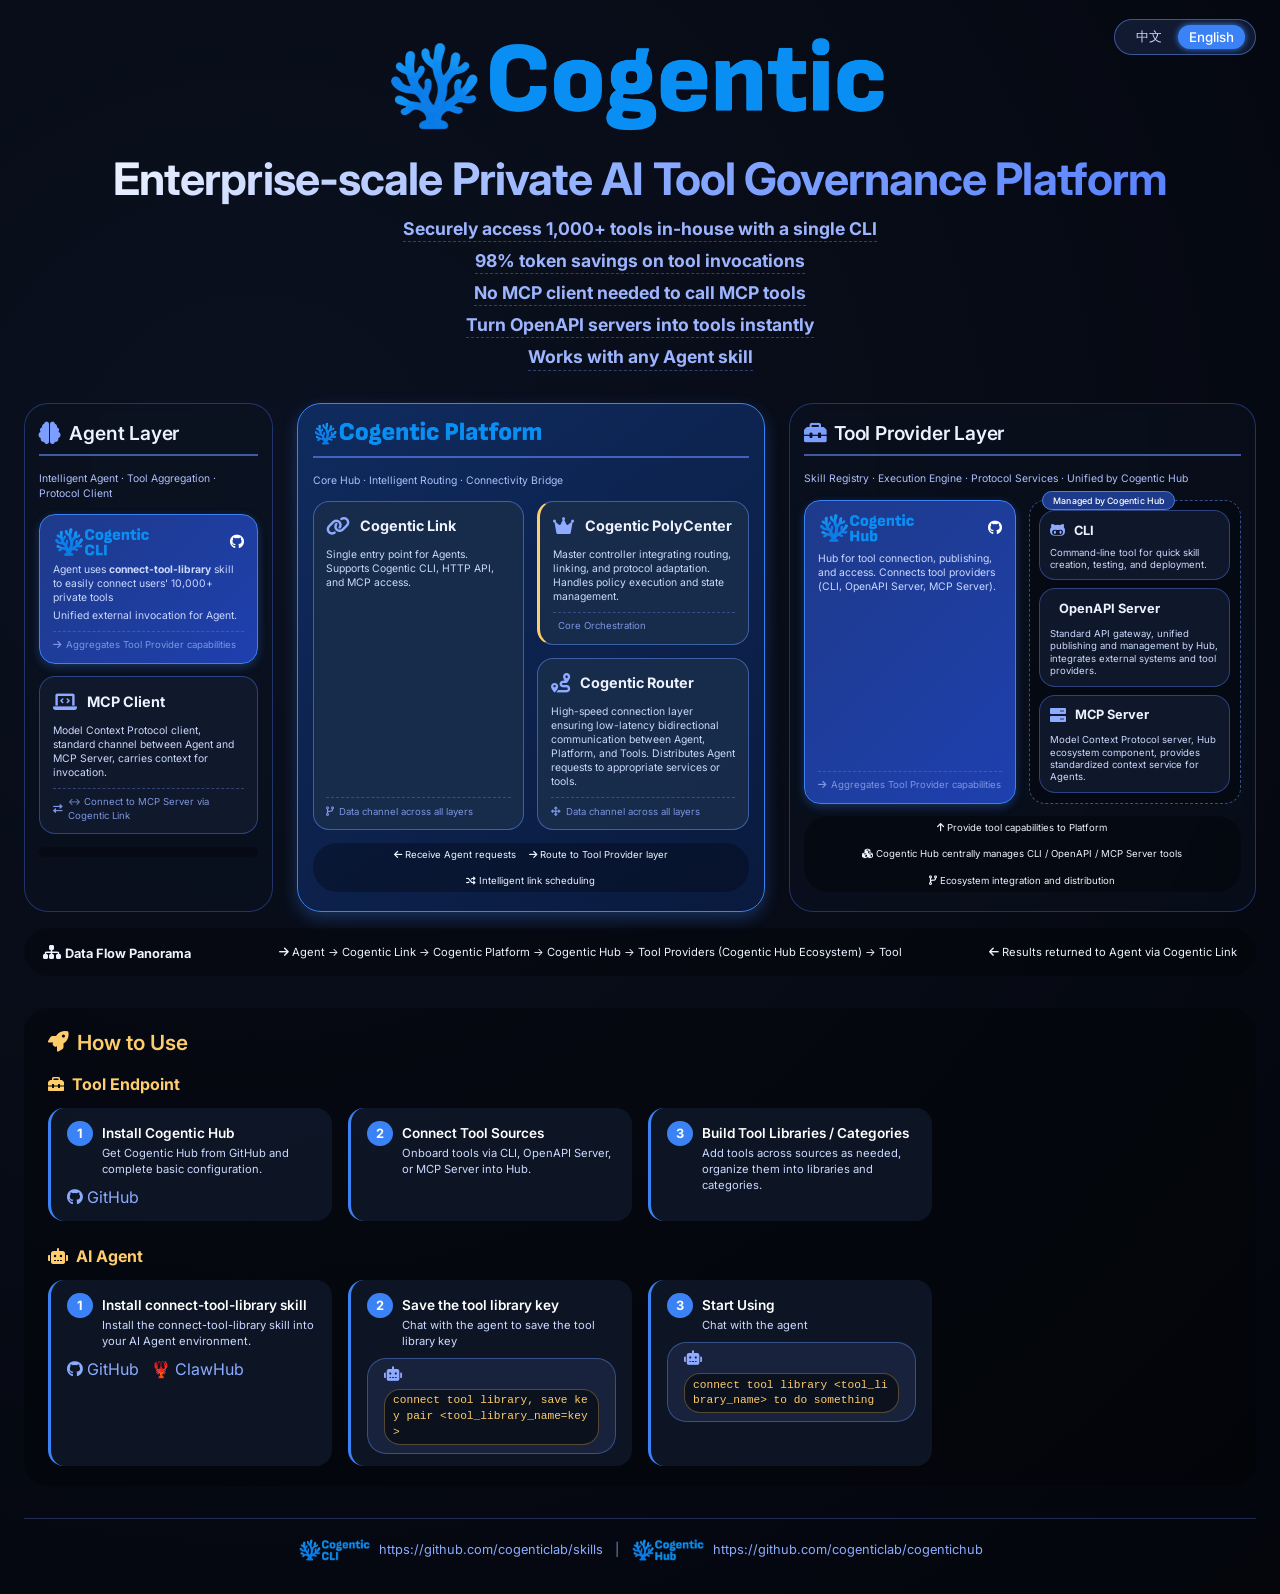
<file: index.html>
<!DOCTYPE html>
<html lang="zh-CN">
<head>
    <meta charset="UTF-8">
    <meta name="viewport" content="width=device-width, initial-scale=1.0, user-scalable=yes">
    <title>Cogentic</title>
    <link rel="stylesheet" href="assets/css/style.css">
    <!-- Font Awesome 6 -->
    <link rel="stylesheet" href="https://cdnjs.cloudflare.com/ajax/libs/font-awesome/6.0.0-beta3/css/all.min.css">
    <!-- Google Fonts Inter -->
    <link href="https://fonts.googleapis.com/css2?family=Inter:opsz,wght@14..32,300;14..32,400;14..32,500;14..32,600;14..32,700&display=swap" rel="stylesheet">
    <script src="assets/lang/zh.js"></script>
    <script src="assets/lang/en.js"></script>
</head>
<body>
<!-- 语言切换按钮 -->
<div class="lang-switch">
    <button id="lang-zh" class="active">中文</button>
    <button id="lang-en">English</button>
</div>

<div class="container">
    <div class="hero">
        <img width="512px" src="assets/cogentic_banner.png" alt="Cogentic Banner" />
        <h1 data-i18n="hero_title">万级私有AI工具治理平台</h1>
        <p><h2 class="sub" data-i18n="hero_s1">通过单一 CLI 安全访问超过 10,000 个内部工具</h2>
        <p><h2 class="sub" data-i18n="hero_s2">工具调用节省 98% 的 Token</h2>
        <p><h2 class="sub" data-i18n="hero_s3">调用 MCP 工具无需 MCP 客户端</h2>
        <p><h2 class="sub" data-i18n="hero_s4">将 OpenAPI 服务器即时转变为工具</h2>
        <p><h2 class="sub" data-i18n="hero_s5">适用于任何 Agent 技能</h2>
    </div>

    <!-- 三列布局 -->
    <div class="architecture">

        <!-- ========= 左侧：Agent 层 ========= -->
        <div class="layer agent-layer">
            <div class="layer-header">
                <i class="fas fa-brain"></i>
                <h2 data-i18n="agent_layer_title">Agent 层</h2>
            </div>
            <div class="layer-desc" data-i18n="agent_layer_desc">智能代理 · 工具聚合 · 协议客户端</div>
            <div class="split-layout">
                <div class="split-left">
                    <!-- Cogentic CLI 蓝色背景，保留悬浮效果 -->
                    <a class="card blue-bg" href="https://github.com/cogenticlab/skills" target="_blank" rel="noopener noreferrer">
                        <div class="card-header">
                            <img height="32px" src="assets/cogentic_cli_banner.png" alt="CLI">
                            <div class="card-title">
                                <span></span>
                                <i class="fab fa-github"></i>
                            </div>
                        </div>
                        <div class="card-desc" data-i18n="agent_cli_desc1">Agent 使用 <strong>connect-tool-library</strong> 技能，可以轻松连接用户 10,000+ 私有工具</div>
                        <div class="card-desc" data-i18n="agent_cli_desc2">供 Agent 统一调用外部能力。</div>
                        <div class="connector-badge"><i class="fas fa-arrow-right"></i> <span data-i18n="agent_cli_connector">聚合 工具提供层能力</span></div>
                    </a>
                </div>
                <div class="split-right">
                    <div class="card">
                        <div class="card-header">
                            <div class="card-icon"><i class="fas fa-laptop-code"></i></div>
                            <div class="card-title" data-i18n="mcp_client_title">MCP Client</div>
                        </div>
                        <div class="card-desc" data-i18n="mcp_client_desc">模型上下文协议客户端，Agent 与 MCP Server 的标准通道，携带上下文发起调用。</div>
                        <div class="connector-badge"><i class="fas fa-exchange-alt"></i> <span data-i18n="mcp_client_connector">↔ 通过 Cogentic Link 连接 MCP Server</span></div>
                    </div>
                </div>
            </div>
            <div class="flow-hint"></div>
        </div>

        <!-- ========= 中间：Cogentic Platform 核心层（蓝色背景） ========= -->
        <div class="layer platform-layer platform-core-bg">
            <div class="layer-header">
                <img height="28px" src="assets/cogentic_platform_banner.png" alt="Cogentic Platform">
            </div>
            <div class="layer-desc" data-i18n="platform_layer_desc">核心中枢 · 智能路由 · 连接桥梁</div>
            <div class="split-layout">
                <div class="split-left">
                    <div class="card">
                        <div class="card-header">
                            <div class="card-icon"><i class="fas fa-link"></i></div>
                            <div class="card-title" data-i18n="cogentic_link_title">Cogentic Link</div>
                        </div>
                        <div class="card-desc" data-i18n="cogentic_link_desc">面向Agent的唯一入口。支持Cogentic CLI，Http API，MCP方式访问</div>
                        <div class="connector-badge"><i class="fas fa-code-branch"></i> <span data-i18n="cogentic_link_connector">贯穿所有层级的数据通道</span></div>
                    </div>
                </div>
                <div class="split-right">
                    <div class="right-stack" style="display: flex; flex-direction: column; gap: 0.8rem;">
                        <div class="card" style="border-left: 3px solid #ffcd6b;">
                            <div class="card-header">
                                <div class="card-icon"><i class="fas fa-crown"></i></div>
                                <div class="card-title" data-i18n="polycenter_title">Cogentic PolyCenter</div>
                            </div>
                            <div class="card-desc" data-i18n="polycenter_desc">总控制器，整合路由、链接、协议适配，负责策略执行与状态管理。</div>
                            <div class="connector-badge"><i class="fas fa-arrows-spin"></i> <span data-i18n="polycenter_connector">核心编排</span></div>
                        </div>
                        <div class="card">
                            <div class="card-header">
                                <div class="card-icon"><i class="fas fa-route"></i></div>
                                <div class="card-title" data-i18n="router_title">Cogentic Router</div>
                            </div>
                            <div class="card-desc" data-i18n="router_desc">高速连接层，保障 Agent、平台、工具间低延迟双向通信，提供可靠的消息通道与链路追踪。将 Agent 请求分发至对应的服务或工具。</div>
                            <div class="connector-badge"><i class="fas fa-arrows-alt"></i> <span data-i18n="router_connector">贯穿所有层级的数据通道</span></div>
                        </div>
                    </div>
                </div>
            </div>
            <div class="flow-hint">
                <span><i class="fas fa-arrow-left"></i> <span data-i18n="flow_recv">接收 Agent 请求</span></span>
                <span><i class="fas fa-arrow-right"></i> <span data-i18n="flow_route">路由至 工具提供层层</span></span>
                <span><i class="fas fa-random"></i> <span data-i18n="flow_schedule">链路智能调度</span></span>
            </div>
        </div>

        <!-- ========= 右侧：工具提供层层 ========= -->
        <div class="layer provider-layer">
            <div class="layer-header">
                <i class="fas fa-toolbox"></i>
                <h2 data-i18n="provider_layer_title">工具提供层</h2>
            </div>
            <div class="layer-desc" data-i18n="provider_layer_desc">技能库 · 执行引擎 · 协议服务 · 由 Cogentic Hub 统一管理</div>
            <div class="split-layout">
                <div class="split-left">
                    <a style="height: 100%;text-decoration: none;display: block;" href="https://github.com/cogenticlab/cogentichub" target="_blank" rel="noopener noreferrer">
                        <div class="card blue-bg">
                            <div class="card-header">
                                <img height="32px" src="assets/cogentic_hub_banner.png" alt="Cogentic Hub">
                                <div class="card-title">
                                    <span></span>
                                    <i class="fab fa-github"></i>
                                </div>
                            </div>
                            <div class="card-desc" data-i18n="hub_desc">工具连接，发布，访问枢纽。连接工具提供端(cli, OpenAPI服务器，MCP服务器)</div>
                            <div class="connector-badge"><i class="fas fa-arrow-right"></i> <span data-i18n="hub_connector">聚合 工具提供层能力</span></div>
                        </div>
                    </a>
                </div>
                <div class="split-right">
                    <div class="hub-ecosystem" data-i18n-attach="hub_ecosystem_label">
                        <a class="card" href="https://github.com/cogenticlab/skills" target="_blank" rel="noopener noreferrer">
                            <div class="card-header">
                                <div class="card-icon"><i class="fab fa-github-alt"></i></div>
                                <div class="card-title" data-i18n="cli_title">cli</div>
                            </div>
                            <div class="card-desc" data-i18n="cli_desc">命令行工具，快速创建、测试、部署技能。</div>
                        </a>
                        <div class="card">
                            <div class="card-header">
                                <div class="card-icon"><i class="fas fa-api"></i></div>
                                <div class="card-title" data-i18n="openapi_title">OpenAPI Server</div>
                            </div>
                            <div class="card-desc" data-i18n="openapi_desc">标准 API 网关，由 Hub 统一发布与管理，对接外部系统和工具提供者。</div>
                        </div>
                        <div class="card">
                            <div class="card-header">
                                <div class="card-icon"><i class="fas fa-server"></i></div>
                                <div class="card-title" data-i18n="mcp_server_title">MCP Server</div>
                            </div>
                            <div class="card-desc" data-i18n="mcp_server_desc">模型上下文服务端，Hub 生态组件，为 Agent 提供标准化上下文服务。</div>
                        </div>
                    </div>
                </div>
            </div>
            <div class="flow-hint">
                <span><i class="fas fa-arrow-up"></i> <span data-i18n="provider_flow_up">向平台提供具体工具能力</span></span>
                <span><i class="fas fa-cubes"></i> <span data-i18n="provider_flow_hub">Cogentic Hub 统一管理 CLI / OpenAPI / MCP Server 工具</span></span>
                <span><i class="fas fa-code-branch"></i> <span data-i18n="provider_flow_eco">生态集成与分发</span></span>
            </div>
        </div>
    </div>

    <!-- 数据流全景 + 组件完整性 -->
    <div style="background: rgba(0,0,0,0.3); border-radius: 1.5rem; padding: 0.8rem 1.2rem; margin-top: 1rem;">
        <div style="display: flex; flex-wrap: wrap; justify-content: space-between; gap: 0.5rem; align-items: center;">
            <div><i class="fas fa-sitemap"></i> <strong style="font-size: 0.8rem;" data-i18n="dataflow_title">数据流全景</strong></div>
            <div style="font-size: 0.7rem;"><i class="fas fa-arrow-right"></i> <span data-i18n="dataflow_arrow1">Agent → Cogentic Link → Cogentic Platform → Cogentic Hub → 工具提供源（Cogentic Hub 生态）→ 工具 → 返回</span></div>
            <div style="font-size: 0.7rem;"><i class="fas fa-arrow-left"></i> <span data-i18n="dataflow_arrow2">结果经 Cogentic Link 回传 Agent</span></div>
        </div>
        <!--hr style="border-color: #2a3a70; margin: 0.6rem 0;"-->

    </div>
    <!-- 如何使用步骤区块（重写版） -->
    <div class="how-to-use">
        <h3><i class="fas fa-rocket"></i> <span data-i18n="how_to_title">如何使用</span></h3>

        <!-- Cogentic Hub 部分 -->
        <div style="margin-bottom: 1.5rem;">
            <h4 style="color: #ffcd6b; font-size: 1rem; margin-bottom: 0.8rem; display: flex; align-items: center; gap: 0.5rem;">
                <i class="fas fa-toolbox"></i> <span data-i18n="tool_endpoint_section">Cogentic Hub</span>
            </h4>
            <div class="steps-grid">
                <div class="step-card">
                    <div><span class="step-number">1</span><span class="step-title" data-i18n="step1_title">安装 Cogentic Hub</span></div>
                    <div class="step-desc" data-i18n="step1_desc">从 GitHub 获取 Cogentic Hub 并完成基本配置。</div>
                    <div class="install-links" style="margin-top: 8px; display: flex; gap: 12px; align-items: center;">
                        <a href="https://github.com/cogenticlab/cogentichub/releases" target="_blank" style="color: #8cabff; text-decoration: none; display: inline-flex; align-items: center; gap: 4px;">
                            <i class="fab fa-github"></i> GitHub
                        </a>
                    </div>
                </div>
                <div class="step-card">
                    <div><span class="step-number">2</span><span class="step-title" data-i18n="step2_title">连接工具源</span></div>
                    <div class="step-desc" data-i18n="step2_desc">通过 CLI、OpenAPI Server 或 MCP Server 将工具接入 Hub。</div>
                </div>
                <div class="step-card">
                    <div><span class="step-number">3</span><span class="step-title" data-i18n="step3_title">建立工具库/工具分类</span></div>
                    <div class="step-desc" data-i18n="step3_desc">按需跨工具源加入工具，组织成工具库并分类管理。</div>
                </div>
            </div>
        </div>

        <!-- AI Agent 部分 -->
        <div>
            <h4 style="color: #ffcd6b; font-size: 1rem; margin-bottom: 0.8rem; display: flex; align-items: center; gap: 0.5rem;">
                <i class="fas fa-robot"></i> <span data-i18n="ai_agent_section">AI Agent</span>
            </h4>
            <div class="steps-grid">
                <div class="step-card">
                    <div><span class="step-number">1</span><span class="step-title" data-i18n="step4_title">Agent 端安装 skill</span></div>
                    <div class="step-desc" data-i18n="step4_desc">在 Agent 环境中安装 <code>connect-tool-library</code> 技能。</div>
                    <div class="install-links" style="margin-top: 8px; display: flex; gap: 12px; align-items: center;">
                        <a href="https://github.com/cogenticlab/skills/releases" target="_blank" style="color: #8cabff; text-decoration: none; display: inline-flex; align-items: center; gap: 4px;">
                            <i class="fab fa-github"></i> GitHub
                        </a>
                        <a href="https://clawhub.ai/cogenticlab/connect-tool-library" target="_blank" style="color: #8cabff; text-decoration: none; display: inline-flex; align-items: center; gap: 4px;">
                            <span>🦞</span> ClawHub
                        </a>
                    </div>
                </div>
                <div class="step-card">
                    <div><span class="step-number">2</span><span class="step-title" data-i18n="step5_title">保存工具库密钥</span></div>
                    <div class="step-desc" data-i18n="step5_desc"></div>
                    <div class="conversation-demo">
                        <div class="agent-message">
                            <i class="fas fa-robot"></i>
                            <code class="conversation-code">connect tool library, save key pair &lt;tool_library_name=key&gt;</code>
                        </div>
                    </div>
                </div>
                <div class="step-card">
                    <div><span class="step-number">3</span><span class="step-title" data-i18n="step6_title">开始使用</span></div>
                    <div class="step-desc" data-i18n="step6_desc"></div>
                    <div class="conversation-demo">
                        <div class="agent-message">
                            <i class="fas fa-robot"></i>
                            <code class="conversation-code">connect tool library &lttool_library_name&gt; to do something</code>
                        </div>
                    </div>
                </div>
            </div>
        </div>
    </div>
    <!-- 页脚链接 -->
    <div class="footer-note">
        <img height="24px" src="assets/cogentic_cli_banner.png" alt=""/><a href="https://github.com/cogenticlab/skills" target="_blank">https://github.com/cogenticlab/skills</a> &nbsp;|&nbsp;
        <img height="24px" src="assets/cogentic_hub_banner.png" alt=""/><a href="https://github.com/cogenticlab/cogentichub" target="_blank">https://github.com/cogenticlab/cogentichub</a>
    </div>
</div>

<script>
    let currentLang = null;
    let translations = null;

    function loadLanguage(lang, callback) {
        if (lang === 'zh') {
            translations = zhTranslations;
        } else if (lang === 'en') {
            translations = enTranslations;
        }
        callback();
        // 移除之前的语言文件 script 标签（可选）
        // const oldScript = document.querySelector(`script[data-lang-src="${currentLang}"]`);
        // if (oldScript) {
        //     oldScript.remove();
        // }
        // const script = document.createElement('script');
        // script.setAttribute('data-lang-src', lang);
        // script.src = `assets/lang/${lang}.js`;
        // script.onload = function() {
        //     // 根据加载的语言获取对应的翻译对象
        //     if (lang === 'zh') {
        //         translations = zhTranslations;
        //     } else if (lang === 'en') {
        //         translations = enTranslations;
        //     }
        //     callback();
        // };
        // script.onerror = function() {
        //     console.error(`Failed to load language file: ${lang}.js`);
        //     if (lang !== 'en') {
        //         loadLanguage('en', callback);
        //     }
        // };
        // document.head.appendChild(script);
    }

    function setLanguage(lang) {
        if (currentLang === lang) return;
        currentLang = lang;
        loadLanguage(lang, function() {
            // 更新所有带 data-i18n 的元素
            document.querySelectorAll('[data-i18n]').forEach(el => {
                const key = el.getAttribute('data-i18n');
                if (translations && translations[key] !== undefined) {
                    if (key === 'agent_cli_desc1' || key === 'footer_note_small') {
                        el.innerHTML = translations[key];
                    } else {
                        el.innerText = translations[key];
                    }
                }
            });
            document.documentElement.setAttribute('data-lang', lang);
            document.querySelectorAll('.lang-switch button').forEach(btn => {
                if ((lang === 'zh' && btn.id === 'lang-zh') || (lang === 'en' && btn.id === 'lang-en')) {
                    btn.classList.add('active');
                } else {
                    btn.classList.remove('active');
                }
            });
        });
    }

    function detectBrowserLanguage() {
        const browserLang = navigator.language || navigator.userLanguage;
        return browserLang && browserLang.toLowerCase().startsWith('zh') ? 'zh' : 'en';
    }

    document.getElementById('lang-zh').addEventListener('click', () => setLanguage('zh'));
    document.getElementById('lang-en').addEventListener('click', () => setLanguage('en'));

    const initialLang = detectBrowserLanguage();
    setLanguage(initialLang);
</script>
</body>
</html>
</file>
<file: assets/css/style.css>
* {
    margin: 0;
    padding: 0;
    box-sizing: border-box;
}

body {
    background: radial-gradient(circle at 20% 30%, #0b1120, #03050b);
    font-family: 'Inter', sans-serif;
    color: #edf2ff;
    line-height: 1.4;
    padding: 2rem 1.5rem;
    position: relative;
}

/* 语言切换按钮 */
.lang-switch {
    position: fixed;
    top: 1.2rem;
    right: 1.5rem;
    z-index: 1000;
    background: rgba(20, 30, 55, 0.85);
    backdrop-filter: blur(8px);
    border-radius: 40px;
    padding: 0.3rem 0.6rem;
    border: 1px solid rgba(100, 150, 255, 0.5);
    display: flex;
    gap: 0.3rem;
    font-size: 0.75rem;
    font-weight: 500;
}

.lang-switch button {
    background: transparent;
    border: none;
    color: #cbd9ff;
    padding: 0.2rem 0.7rem;
    border-radius: 30px;
    cursor: pointer;
    font-family: inherit;
    font-weight: 500;
    transition: all 0.2s;
}

.lang-switch button.active {
    background: #3b82f6;
    color: white;
    box-shadow: 0 0 6px #3b82f6;
}

.lang-switch button:hover:not(.active) {
    background: rgba(59, 130, 246, 0.4);
    color: white;
}

.container {
    max-width: 1400px;
    margin: 0 auto;
}

/* 头部 */
.hero {
    text-align: center;
    margin-bottom: 2rem;
}

.hero h1 {
    font-size: 2.8rem;
    font-weight: 700;
    background: linear-gradient(135deg, #FFFFFF, #8aabff, #4f7aff);
    background-clip: text;
    -webkit-background-clip: text;
    color: transparent;
    letter-spacing: -0.02em;
}

.hero .sub {
    font-size: 1.1rem;
    color: #9db4ff;
    margin-top: 0.4rem;
    border-bottom: 1px dashed rgba(100, 140, 255, 0.4);
    display: inline-block;
}

/* 三列布局：左中右，宽度比例 1:2:2 */
.architecture {
    display: flex;
    flex-wrap: wrap;
    gap: 1.5rem;
    justify-content: space-between;
    margin: 1.5rem 0 1rem;
}

.layer {
    background: rgba(10, 18, 32, 0.5);
    backdrop-filter: blur(4px);
    border-radius: 1.5rem;
    padding: 1rem 0.9rem 1.2rem;
    border: 1px solid rgba(80, 120, 255, 0.35);
    transition: all 0.2s;
    position: relative;
}

/* Agent 层: flex-grow 1 */
.layer.agent-layer {
    flex: 1;
}

/* Platform 核心层: flex-grow 2 */
.layer.platform-layer {
    flex: 2;
}

/* 工具提供层层: flex-grow 2 */
.layer.provider-layer {
    flex: 2;
}

/* Platform核心层专用蓝色背景 */
.layer.platform-layer.platform-core-bg {
    background: linear-gradient(145deg, #0f2b5e, #0a1a3e);
    border: 1px solid #3b82f6;
    box-shadow: 0 6px 16px rgba(59, 130, 246, 0.3);
}

/* 层次标题 */
.layer-header {
    display: flex;
    align-items: center;
    gap: 0.5rem;
    margin-bottom: 1rem;
    padding-bottom: 0.5rem;
    border-bottom: 2px solid rgba(100, 140, 255, 0.6);
}

.layer-header i {
    font-size: 1.4rem;
    color: #7b9eff;
}

.layer-header h2 {
    font-size: 1.2rem;
    font-weight: 600;
    letter-spacing: -0.2px;
}

.layer-desc {
    font-size: 0.65rem;
    color: #adc0ff;
    margin-bottom: 0.8rem;
}

/* 内部左右布局 */
.split-layout {
    display: flex;
    flex-wrap: wrap;
    gap: 0.8rem;
    align-items: stretch;
}

.split-left,
.split-right {
    flex: 1;
    min-width: 180px;
    display: flex;
    flex-direction: column;
    gap: 0.8rem;
}

/* ========== 全局卡片样式 ========== */
.card {
    background: rgba(18, 28, 48, 0.85);
    border-radius: 1rem;
    padding: 0.7rem 0.8rem;
    border: 1px solid rgba(90, 130, 255, 0.4);
    transition: transform 0.2s, box-shadow 0.2s;
    backdrop-filter: blur(4px);
    height: 100%;
    display: flex;
    flex-direction: column;
}

/* 默认取消所有卡片的悬浮效果 */
.card:hover {
    transform: none;
    box-shadow: none;
    border-color: rgba(90, 130, 255, 0.4);
    background: rgba(18, 28, 48, 0.85);
}

a.card {
    text-decoration: none;
    color: inherit;
    display: block;
}

/* 图标和标题同行 */
.card-header {
    display: flex;
    align-items: center;
    gap: 0.6rem;
    margin-bottom: 0.3rem;
}

.card-icon {
    font-size: 1.2rem;
    color: #8fabff;
    flex-shrink: 0;
}

.card-title {
    font-size: 0.9rem;
    font-weight: 700;
    display: flex;
    align-items: center;
    justify-content: space-between;
    flex-wrap: wrap;
    gap: 4px;
    margin-bottom: 0;
    flex: 1;
}

.badge-sm {
    background: #2a3a6e;
    font-size: 0.55rem;
    padding: 0.15rem 0.4rem;
    border-radius: 30px;
    font-weight: 400;
    display: inline-flex;
    align-items: center;
    gap: 4px;
}

.card-desc {
    font-size: 0.65rem;
    color: #cbd9ff;
    line-height: 1.35;
    margin-top: 0.2rem;
    flex: 1;
}

.connector-badge {
    margin-top: 0.5rem;
    font-size: 0.6rem;
    color: #7d95e0;
    display: flex;
    align-items: center;
    gap: 5px;
    border-top: 1px dashed rgba(100, 130, 230, 0.4);
    padding-top: 0.4rem;
}

/* 特定蓝色背景卡片（connect-tool-library 和 Cogentic Hub）保留悬浮效果 */
.card.blue-bg {
    background: linear-gradient(135deg, #1e3a8a, #1e40af);
    border-color: #3b82f6;
    box-shadow: 0 3px 10px rgba(59, 130, 246, 0.3);
}

.card.blue-bg .card-icon {
    color: #c4e0ff;
}

.card.blue-bg .card-title {
    color: #ffffff;
}

/* 仅保留蓝色背景卡片的悬浮效果 */
.card.blue-bg:hover {
    transform: translateY(-2px);
    border-color: #5f82ff;
    box-shadow: 0 8px 18px -6px rgba(79, 125, 255, 0.4);
    background: linear-gradient(135deg, #2563eb, #1e40af);
}

/* 平台核心层内的卡片（无悬浮） */
.platform-core-bg .card {
    background: rgba(25, 45, 75, 0.9);
    border-color: rgba(100, 150, 255, 0.5);
}

.platform-core-bg .card:hover {
    transform: none;
    box-shadow: none;
    background: rgba(25, 45, 75, 0.9);
    border-color: rgba(100, 150, 255, 0.5);
}

/* 从属关系容器：Hub 生态 */
.hub-ecosystem {
    background: rgba(0, 0, 0, 0.25);
    border-radius: 1rem;
    padding: 0.6rem;
    border: 1px dashed rgba(100, 150, 255, 0.5);
    position: relative;
    display: flex;
    flex-direction: column;
    gap: 0.5rem;
}

.hub-ecosystem::before {
    content: "由 Cogentic Hub 管理";
    position: absolute;
    top: -0.6rem;
    left: 0.8rem;
    background: #1e3a8a;
    padding: 0.15rem 0.6rem;
    border-radius: 20px;
    font-size: 0.55rem;
    font-weight: 500;
    color: #ffffff;
    letter-spacing: 0.2px;
    backdrop-filter: blur(4px);
    border: 1px solid #3b82f6;
}

[data-lang="en"] .hub-ecosystem::before {
    content: "Managed by Cogentic Hub";
}

/* 右侧三个卡片进一步缩小（保持图标标题同行） */
.hub-ecosystem .card {
    padding: 0.5rem 0.6rem;
}

.hub-ecosystem .card .card-icon {
    font-size: 1rem;
}

.hub-ecosystem .card .card-title {
    font-size: 0.8rem;
}

.hub-ecosystem .card .card-desc {
    font-size: 0.6rem;
    line-height: 1.3;
}

.hub-ecosystem .card .connector-badge {
    font-size: 0.55rem;
    margin-top: 0.4rem;
    padding-top: 0.3rem;
}

.hub-ecosystem .badge-sm {
    font-size: 0.5rem;
    padding: 0.1rem 0.35rem;
}

.hub-ecosystem .card:hover {
    transform: none;
    box-shadow: none;
    background: rgba(18, 28, 48, 0.85);
    border-color: rgba(90, 130, 255, 0.4);
}

/* 底部说明 */
.footer-note {
    margin-top: 2rem;
    text-align: center;
    font-size: 0.8rem;
    color: #7b8bc2;
    border-top: 1px solid rgba(100, 130, 230, 0.3);
    padding-top: 1.2rem;
    display: flex;
    align-items: center;
    /* 垂直居中 */
    justify-content: center;
    gap: 8px;
    /* 可选：控制间距 */
    flex-wrap: wrap;
}

.footer-note a {
    color: #8cabff;
    text-decoration: none;
}

.footer-note a:hover {
    text-decoration: underline;
}

/* 关系流向指示 */
.flow-hint {
    margin-top: 0.8rem;
    display: flex;
    justify-content: center;
    gap: 0.8rem;
    flex-wrap: wrap;
    font-size: 0.6rem;
    background: rgba(0, 0, 0, 0.3);
    border-radius: 1.5rem;
    padding: 0.3rem 0.8rem;
}

/* 如何使用步骤区块 */
.how-to-use {
    margin-top: 2rem;
    background: rgba(0, 0, 0, 0.3);
    border-radius: 1.5rem;
    padding: 1.2rem 1.5rem;
}

.how-to-use h3 {
    font-size: 1.3rem;
    font-weight: 600;
    margin-bottom: 1rem;
    display: flex;
    align-items: center;
    gap: 0.5rem;
    color: #ffcd6b;
}

.steps-grid {
    display: grid;
    grid-template-columns: repeat(auto-fill, minmax(280px, 1fr));
    gap: 1rem;
}

.step-card {
    background: rgba(18, 28, 48, 0.7);
    border-radius: 1rem;
    padding: 0.8rem 1rem;
    border-left: 3px solid #3b82f6;
    transition: all 0.2s;
}

.step-card:hover {
    background: rgba(28, 40, 70, 0.85);
    transform: translateX(4px);
}

.step-number {
    display: inline-block;
    background: #3b82f6;
    width: 1.6rem;
    height: 1.6rem;
    border-radius: 50%;
    text-align: center;
    line-height: 1.6rem;
    font-size: 0.8rem;
    font-weight: bold;
    margin-right: 0.6rem;
    color: white;
}

.step-title {
    font-size: 0.85rem;
    font-weight: 600;
    margin-bottom: 0.3rem;
    color: #ffffff;
}

.step-desc {
    font-size: 0.7rem;
    color: #cbd9ff;
    line-height: 1.4;
    margin-left: 2.2rem;
}

.step-desc code {
    background: rgba(0, 0, 0, 0.5);
    padding: 0.1rem 0.3rem;
    border-radius: 6px;
    font-family: monospace;
    font-size: 0.65rem;
    color: #ffcd6b;
}

/* 聊天输入框样式（用于步骤5/6） */
.conversation-demo {
    
    margin-top: 0.5rem;
}

.agent-message {
    display: inline-flex;
    align-items: center;
    gap: 0.5rem;
    background: rgba(30, 40, 70, 0.7);
    border-radius: 1.2rem;
    padding: 0.5rem 1rem;
    border: 1px solid rgba(100, 150, 255, 0.4);
    backdrop-filter: blur(4px);
    font-size: 0.75rem;
    color: #eef2ff;
    flex-wrap: wrap;
    max-width: 100%;
}

.agent-message i {
    font-size: 0.9rem;
    color: #8fabff;
}

.conversation-code {
    background: rgba(0, 0, 0, 0.5);
    padding: 0.2rem 0.5rem;
    border-radius: 1rem;
    font-family: 'Monaco', 'Menlo', monospace;
    font-size: 0.7rem;
    color: #ffcd6b;
    border: 1px solid rgba(255, 205, 107, 0.3);
    word-break: break-all;
}

/* 响应式适配（已有，但确保步骤网格在小屏幕单列） */
@media (max-width: 900px) {
    .steps-grid {
        grid-template-columns: 1fr;
    }
}

/* 响应式：小屏幕时三列堆叠 */
@media (max-width: 900px) {
    .architecture {
        flex-direction: column;
    }

    .layer.agent-layer,
    .layer.platform-layer,
    .layer.provider-layer {
        flex: auto;
        width: 100%;
    }

    .lang-switch {
        top: 0.8rem;
        right: 1rem;
    }
}

@media (max-width: 550px) {
    body {
        padding: 1rem;
    }

    .hero h1 {
        font-size: 2rem;
    }

    .split-layout {
        flex-direction: column;
    }
}
</file>
